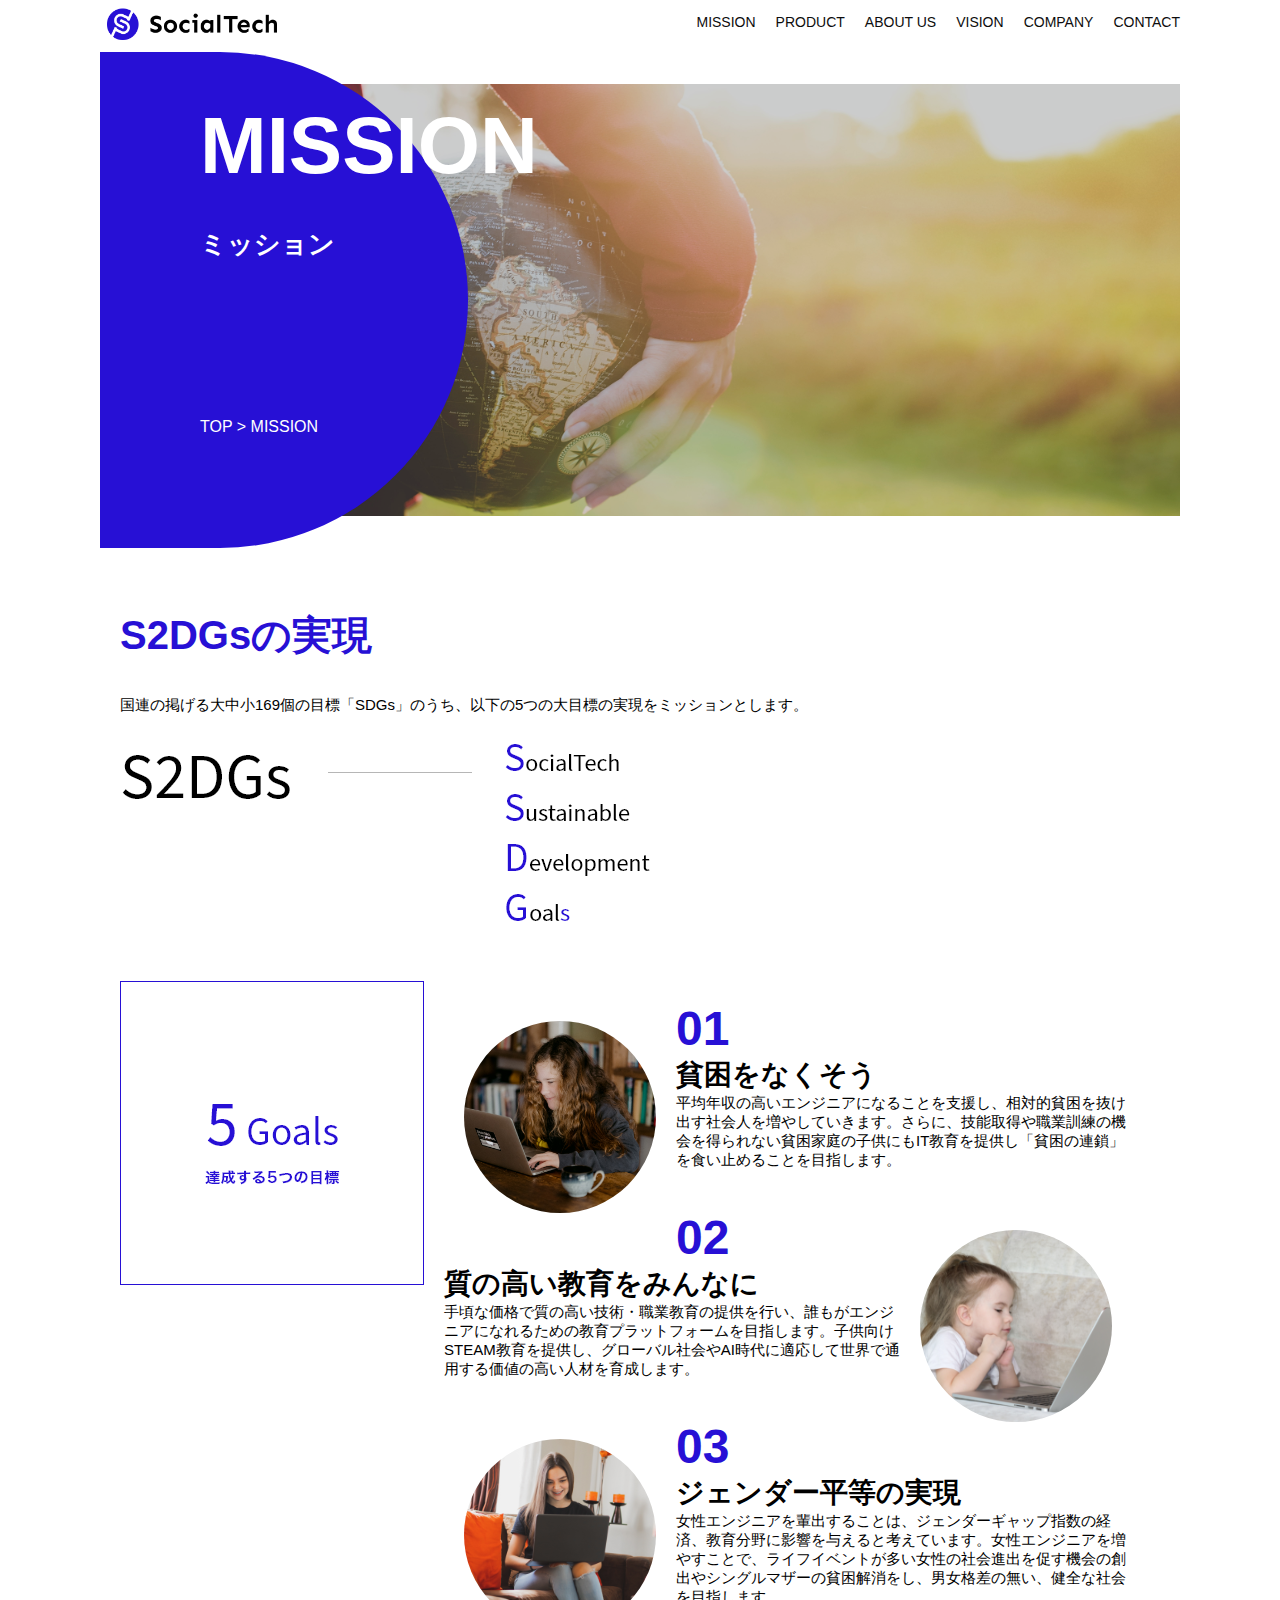
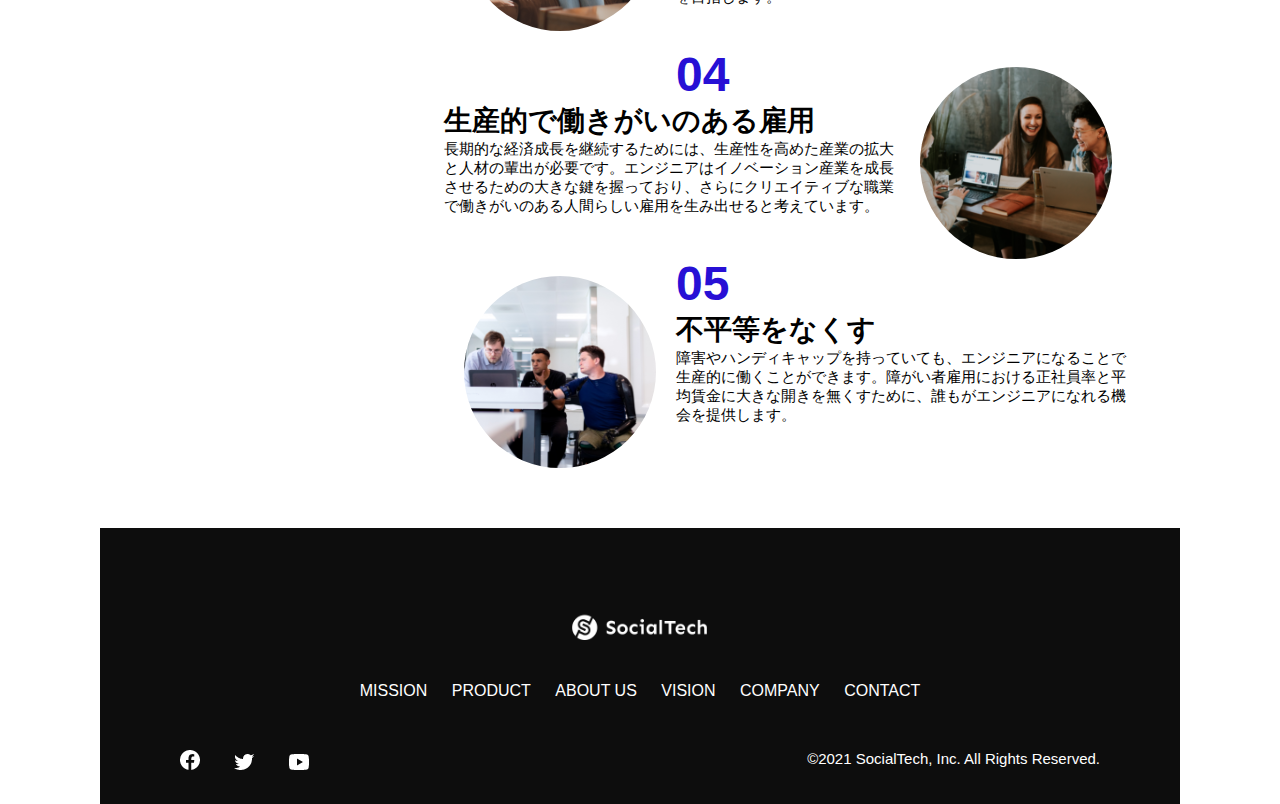
<file: kadai_tutorial_output/mission.html>
<!DOCTYPE html>
<html>
  <head>
    <title>SocialTech - MISSION ミッション -</title>
    <meta charset="UTF-8">
    <meta name="description" content="SocialTechが目指す5つの目標（S2DGs）を紹介します">
    <meta name="viewport" content="width=device-width, initial-scale=1.0">
    <link rel="stylesheet" href="style.css">
  </head>
  <body>
    <!-- ヘッダー -->
     <header>
      <a href="index.html" id="logo">
        <img src="images/logo.png" alt="トップページに戻る">
      </a>
      <!-- PC用ナビゲーション -->
      <nav id="nav-pc">
        <ul>
          <li><a href="mission.html">MISSION</a></li>
          <li><a href="product.html">PRODUCT</a></li>
          <li><a href="index.html#aboutus">ABOUT US</a></li>
          <li><a href="index.html#vision">VISION</a></li>
          <li><a href="index.html#company">COMPANY</a></li>
          <li><a href="index.html#contact">CONTACT</a></li>
        </ul>
      </nav>
      <!-- スマホ用メニューボタン -->
       <button id="menu-sp" onclick="document.getElementById('nav-sp').style.display = 'block'">
        <img src="images/button-menu.png" alt="ナビゲーションを開く"></button>
      
        <div id="nav-sp">
          <button id="close" onclick="document.getElementById('nav-sp').style.display = 'none'">
            <img src="images/button-close.png" alt="ナビゲーションを閉じる">
            </button>
            
            <nav>
            <ul>
            <li>
              <a id="logo-sp" href="index.html" onclick="document.getElementById('nav-sp').style.display = 'none'"><img src="images/logo-sp.png">
            </li>
            <li><a class="menu" href="mission.html" onclick="document.getElementById('nav-sp').style.display = 'none'">MISSION</a></li>
            <li><a class="menu" href="product.html" onclick="document.getElementById('nav-sp').style.display = 'none'">PRODUCT</a></li>
            <li><a class="menu" href="index.html#aboutus" onclick="document.getElementById('nav-sp').style.display = 'none'">ABOUT US</a></li>
            <li><a class="menu" href="index.html#vision" onclick="document.getElementById('nav-sp').style.display = 'none'">VISION</a></li>
            <li><a class="menu" href="index.html#company" onclick="document.getElementById('nav-sp').style.display = 'none'">COMPANY</a></li>
            <li><a class="menu" href="index.html#contact" onclick="document.getElementById('nav-sp').style.display = 'none'">CONTACT</a></li>
            </ul>
            </nav>
            <div id="sns">
            <a href="https://www.facebook.com/sejuku2013">
            <img src="images/button-facebook.png" alt="Facebookのリンク">
            </a>
            <a href="https://twitter.com/samuraijuku">
            <img src="images/button-twitter.png" alt="Twitterのリンク">
            </a>
            <a href="https://www.youtube.com/channel/UCCFOQO5aDK0xXam4cUQXT8g">
            <img src="images/button-youtube.png" alt="YouTubeのリンク">
            </a>
            </div>
        </div>
      </header>
     <main>
      <article>
        <section id="mission-main">
          <div class="mission-main-inner">
            <div id="mission-title">
              <h1>MISSION<br><span>ミッション</span></h1>
              <p>TOP > MISSION</p>
            </div>
          </div>
        </section>
        <section id="mission-s2dgs">
          <h2 class="mission-h2">S2DGsの実現</h2>
          <p>国連の掲げる大中小169個の目標「SDGs」のうち、以下の5つの大目標の実現をミッションとします。</p>
          <img src="images/mission/mission-s2dgs.png" alt="S2DGs">
        </section>
        <section id="mission-five-goals">
          <div class="five-goal-image">
            <img src="images/mission/mission-5goals.png" alt="5Goals">
          </div>
          <div class="five-goals-read">
            <div>
              <img class="fivegoals-image-left" src="images/mission/mission-5goals01.png" alt="PCを操作する女の子">
              <span class="fivegoals-number">01</span>
              <h3 class="fivegoals-h3">貧困をなくそう</h3>
              <p class="fivegoals-p">平均年収の高いエンジニアになることを支援し、相対的貧困を抜け出す社会人を増やしていきます。さらに、技能取得や職業訓練の機会を得られない貧困家庭の子供にもIT教育を提供し「貧困の連鎖」を食い止めることを目指します。</p>
            </div>
            <div>
              <img class="fivegoals-image-right" src="images/mission/mission-5goals02.png" alt="PCを見つめる小さい女の子">
              <span class="fivegoals-number">02</span>
              <h3 class="fivegoals-h3">質の高い教育をみんなに</h3>
              <p class="fivegoals-p">手頃な価格で質の高い技術・職業教育の提供を行い、誰もがエンジニアになれるための教育プラットフォームを目指します。子供向けSTEAM教育を提供し、グローバル社会やAI時代に適応して世界で通用する価値の高い人材を育成します。</p>
            </div>
            <div>
              <img class="fivegoals-image-left" src="images/mission/mission-5goals03.png" alt="PCを操作する女性">
              <span class="fivegoals-number">03</span>
              <h3 class="fivegoals-h3">ジェンダー平等の実現</h3>
              <p class="fivegoals-p">女性エンジニアを輩出することは、ジェンダーギャップ指数の経済、教育分野に影響を与えると考えています。女性エンジニアを増やすことで、ライフイベントが多い女性の社会進出を促す機会の創出やシングルマザーの貧困解消をし、男女格差の無い、健全な社会を目指します。</p>
            </div>
            <div>
              <img class="fivegoals-image-right" src="images/mission/mission-5goals04.png" alt="笑顔で話し合う3人の男女">
              <span class="fivegoals-number">04</span>
              <h3 class="fivegoals-h3">生産的で働きがいのある雇用</h3>
              <p class="fivegoals-p">長期的な経済成長を継続するためには、生産性を高めた産業の拡大と人材の輩出が必要です。エンジニアはイノベーション産業を成長させるための大きな鍵を握っており、さらにクリエイティブな職業で働きがいのある人間らしい雇用を生み出せると考えています。</p>
            </div>
            <div>
              <img class="fivegoals-image-left" src="images/mission/mission-5goals05.png" alt="障害を持つ男性が生き生きと働く様子">
              <span class="fivegoals-number">05</span>
              <h3 class="fivegoals-h3">不平等をなくす</h3>
              <p class="fivegoals-p">障害やハンディキャップを持っていても、エンジニアになることで生産的に働くことができます。障がい者雇用における正社員率と平均賃金に大きな開きを無くすために、誰もがエンジニアになれる機会を提供します。</p>
            </div>
          </div>
        </section>
      </article>
     </main>
     <footer>
      <div id="footer-logo">
        <img src="images/logo-sp.png" alt="SocialTech">
      </div>
      <div id="footer-link">
        <a href="mission.html">MISSION</a>
        <a href="product.html">PRODUCT</a>
        <a href="index.html#aboutsu">ABOUT US</a>
        <a href="index.html#vision">VISION</a>
        <a href="index.html#company">COMPANY</a>
        <a href="index.html#contact">CONTACT</a>
      </div>
      <div id="sns-footer">
        <div class="sns-btns">
          <a href="https://www.facebook.com/sejuku2013"><img src="images/button-facebook.png" alt="Facebookのリンク"></a>
          <a href="https://twitter.com/samuraijuku"><img src="images/button-twitter.png" alt="Twitterのリンク"></a>
          <a href="https://www.youtube.com/channel/UCCFOQO5aDK0xXam4cUQXT8g"><img src="images/button-youtube.png" alt="YouTubeのリンク"></a>
        </div>
        <p id="copyright">&copy;2021 SocialTech, Inc. All Rights Reserved.</p>
      </div>
     </footer>
  </body>
</html>
</file>
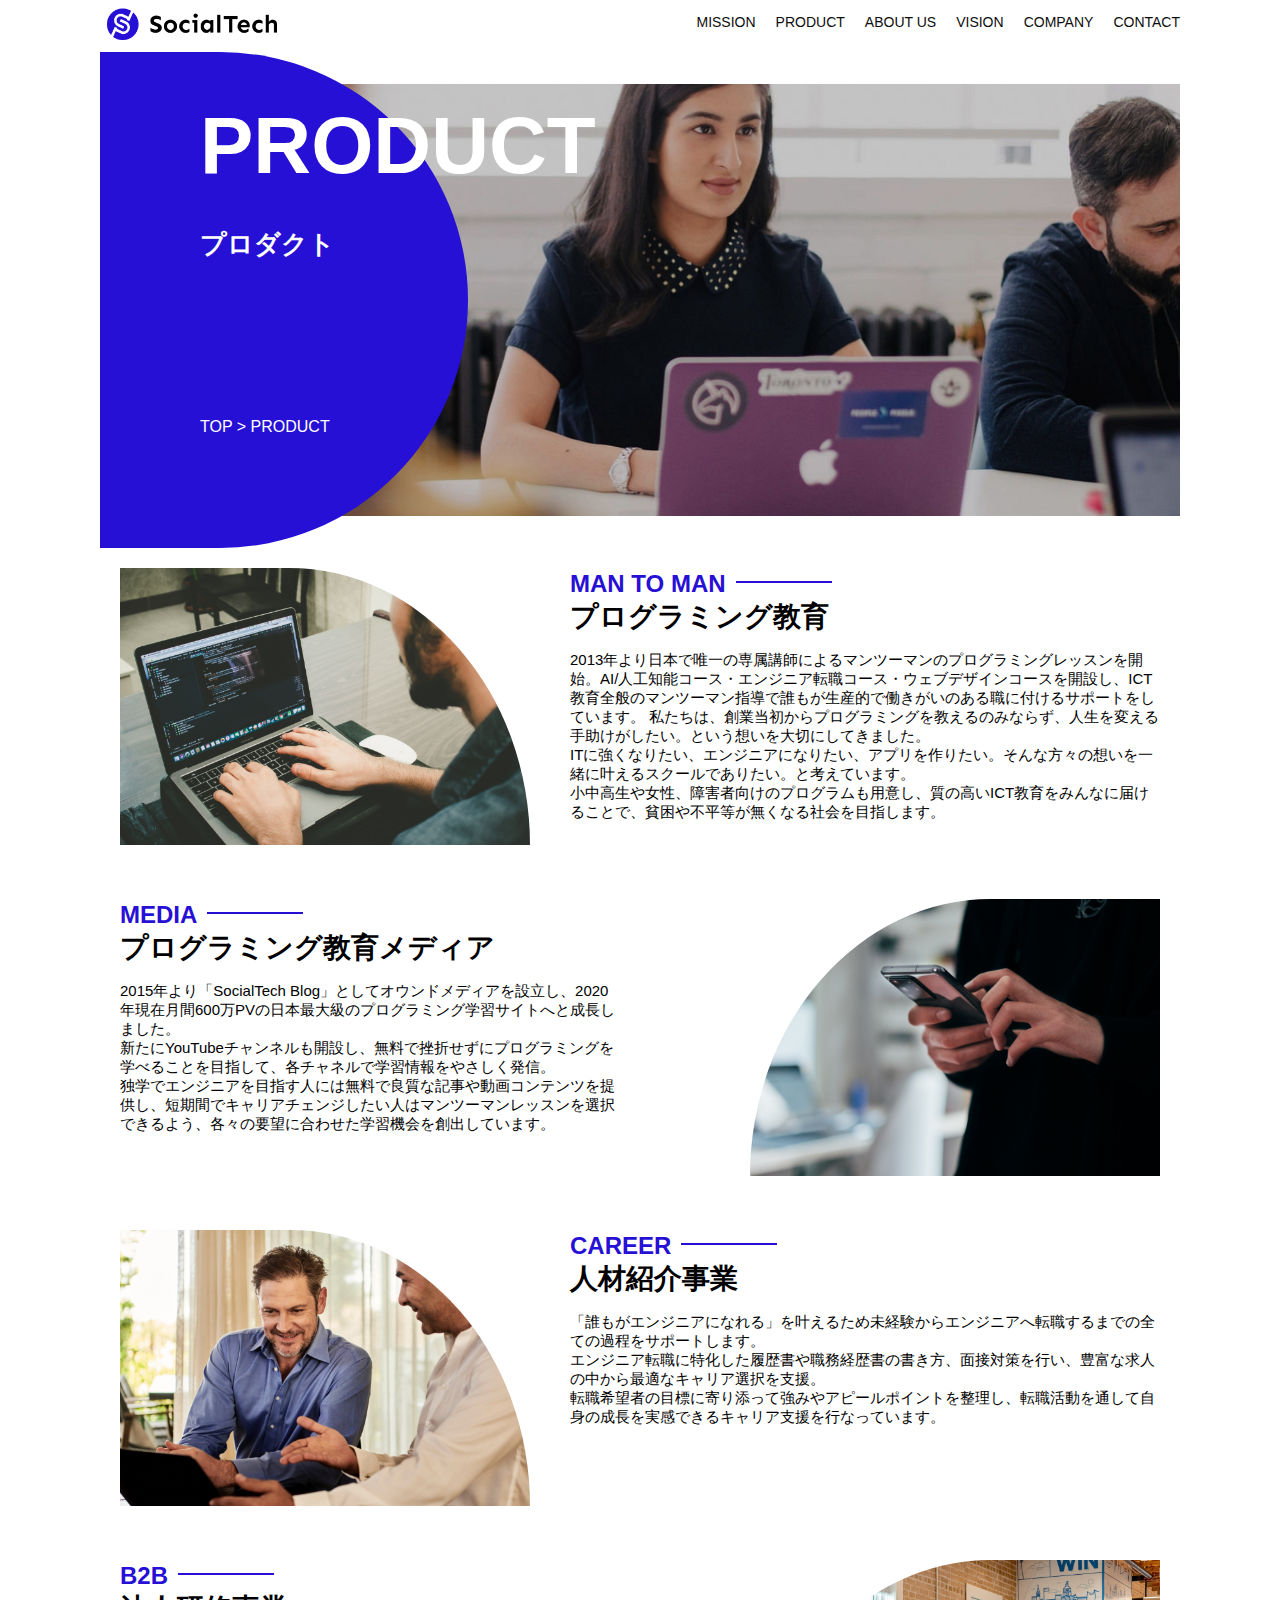
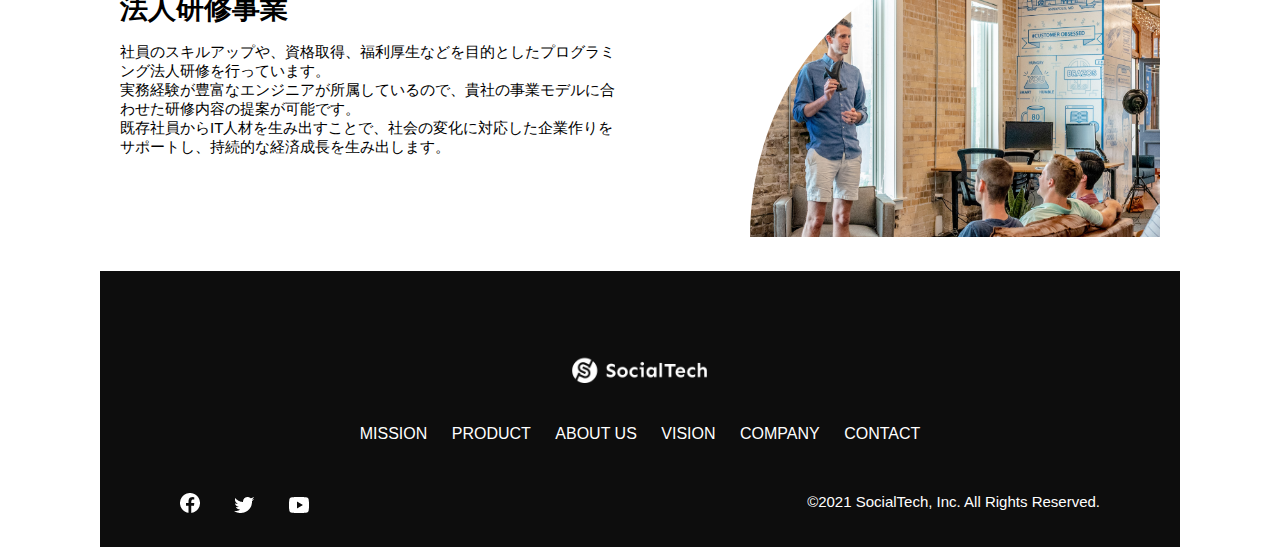
<file: kadai_tutorial_output/product.html>
<!DOCTYPE html>
<html>
  <head>
    <title>SocialTech -PRODUCT プロダクト-</title>
    <meta charset="UTF-8">
    <meta name="description" content="SocialTechの4つのプロダクトを紹介します">
    <meta name="viewport" content="width=device-width, initial-scale=1.0">
    <link rel="stylesheet" href="style.css">
  </head>
  <body>
    <!-- ヘッダー -->
     <header>
      <a href="index.html" id="logo">
        <img src="images/logo.png" alt="トップページに戻る">
      </a>
      <!-- PC用ナビゲーション -->
      <nav id="nav-pc">
        <ul>
          <li><a href="mission.html">MISSION</a></li>
          <li><a href="product.html">PRODUCT</a></li>
          <li><a href="index.html#aboutus">ABOUT US</a></li>
          <li><a href="index.html#vision">VISION</a></li>
          <li><a href="index.html#company">COMPANY</a></li>
          <li><a href="index.html#contact">CONTACT</a></li>
        </ul>
      </nav>
      <!-- スマホ用メニューボタン -->
       <button id="menu-sp" onclick="document.getElementById('nav-sp').style.display = 'block'">
        <img src="images/button-menu.png" alt="ナビゲーションを開く"></button>
      
        <div id="nav-sp">
          <button id="close" onclick="document.getElementById('nav-sp').style.display = 'none'">
            <img src="images/button-close.png" alt="ナビゲーションを閉じる">
            </button>
            
            <nav>
            <ul>
            <li>
              <a id="logo-sp" href="index.html" onclick="document.getElementById('nav-sp').style.display = 'none'"><img src="images/logo-sp.png">
            </li>
            <li><a class="menu" href="mission.html" onclick="document.getElementById('nav-sp').style.display = 'none'">MISSION</a></li>
            <li><a class="menu" href="product.html" onclick="document.getElementById('nav-sp').style.display = 'none'">PRODUCT</a></li>
            <li><a class="menu" href="index.html#aboutus" onclick="document.getElementById('nav-sp').style.display = 'none'">ABOUT US</a></li>
            <li><a class="menu" href="index.html#vision" onclick="document.getElementById('nav-sp').style.display = 'none'">VISION</a></li>
            <li><a class="menu" href="index.html#company" onclick="document.getElementById('nav-sp').style.display = 'none'">COMPANY</a></li>
            <li><a class="menu" href="index.html#contact" onclick="document.getElementById('nav-sp').style.display = 'none'">CONTACT</a></li>
            </ul>
            </nav>
            <div id="sns">
            <a href="https://www.facebook.com/sejuku2013">
            <img src="images/button-facebook.png" alt="Facebookのリンク">
            </a>
            <a href="https://twitter.com/samuraijuku">
            <img src="images/button-twitter.png" alt="Twitterのリンク">
            </a>
            <a href="https://www.youtube.com/channel/UCCFOQO5aDK0xXam4cUQXT8g">
            <img src="images/button-youtube.png" alt="YouTubeのリンク">
            </a>
            </div>
            
        </div>
      
      </header>
     <main>
      <article>
        <section id="product-main">
          <div class="product-main-inner">
          <div id="product-title">
          <h1>PRODUCT<br><span>プロダクト</span></h1>
          <p>TOP > PRODUCT</p>
          </div>
        </div>
        </section>
        <section class="product-section product-section-left">
          <div class="product-section-img">
            <img src="images/product/product-mantoman.png" alt="PCでコードを書く男性">
          </div>
          <div class="product-read">
            <h2 class="product-h2">MAN TO MAN</h2>
            <h3 class="product-h3">プログラミング教育</h3>
            <p>
              2013年より日本で唯一の専属講師によるマンツーマンのプログラミングレッスンを開始。AI/人工知能コース・エンジニア転職コース・ウェブデザインコースを開設し、ICT教育全般のマンツーマン指導で誰もが生産的で働きがいのある職に付けるサポートをしています。 私たちは、創業当初からプログラミングを教えるのみならず、人生を変える手助けがしたい。という想いを大切にしてきました。<br>ITに強くなりたい、エンジニアになりたい、アプリを作りたい。そんな方々の想いを一緒に叶えるスクールでありたい。と考えています。<br>小中高生や女性、障害者向けのプログラムも用意し、質の高いICT教育をみんなに届けることで、貧困や不平等が無くなる社会を目指します。
            </p>
          </div>
        </section>
        <section class="product-section product-section-right">
          <div class="product-read">
            <h2 class="product-h2">MEDIA</h2>
            <h3 class="product-h3">プログラミング教育メディア</h3>
            <p>
              2015年より「SocialTech Blog」としてオウンドメディアを設立し、2020年現在月間600万PVの日本最大級のプログラミング学習サイトへと成長しました。<br>新たにYouTubeチャンネルも開設し、無料で挫折せずにプログラミングを学べることを目指して、各チャネルで学習情報をやさしく発信。<br>独学でエンジニアを目指す人には無料で良質な記事や動画コンテンツを提供し、短期間でキャリアチェンジしたい人はマンツーマンレッスンを選択できるよう、各々の要望に合わせた学習機会を創出しています。
            </p>
          </div>
          <div class="product-section-img">
            <img src="images/product/product-media.png" alt="スマートフォンを操作する人">
          </div>
        </section>
        <section class="product-section product-section-left">
          <div class="product-section-img">
            <img src="images/product/product-career.png " alt="笑顔で話し合う2人の男性">
          </div>
          <div class="product-read">
            <h2 class="product-h2">CAREER</h2>
            <h3 class="product-h3">人材紹介事業</h3>
            <p>
              「誰もがエンジニアになれる」を叶えるため未経験からエンジニアへ転職するまでの全ての過程をサポートします。<br>エンジニア転職に特化した履歴書や職務経歴書の書き方、面接対策を行い、豊富な求人の中から最適なキャリア選択を支援。<br>転職希望者の目標に寄り添って強みやアピールポイントを整理し、転職活動を通して自身の成長を実感できるキャリア支援を行なっています。<br>
            </p>
          </div>
        </section>
        <section class="product-section product-section-right">
          <div class="product-read">
            <h2 class="product-h2">B2B</h2>
            <h3 class="product-h3">法人研修事業</h3>
            <p>
              社員のスキルアップや、資格取得、福利厚生などを目的としたプログラミング法人研修を行っています。<br>実務経験が豊富なエンジニアが所属しているので、貴社の事業モデルに合わせた研修内容の提案が可能です。<br>既存社員からIT人材を生み出すことで、社会の変化に対応した企業作りをサポートし、持続的な経済成長を生み出します。
            </p>
          </div>
          <div class="product-section-img">
            <img src="images/product/product-b2b.png" alt="講演中の男性とそれを聴く人々">
          </div>
        </section>
      </article>
     </main>
     <footer>
      <div id="footer-logo">
        <img src="images/logo-sp.png" alt="SocialTech">
      </div>
      <div id="footer-link">
        <a href="mission.html">MISSION</a>
        <a href="product.html">PRODUCT</a>
        <a href="index.html#aboutsu">ABOUT US</a>
        <a href="index.html#vision">VISION</a>
        <a href="index.html#company">COMPANY</a>
        <a href="index.html#contact">CONTACT</a>
      </div>
      <div id="sns-footer">
        <div class="sns-btns">
          <a href="https://www.facebook.com/sejuku2013"><img src="images/button-facebook.png" alt="Facebookのリンク"></a>
          <a href="https://twitter.com/samuraijuku"><img src="images/button-twitter.png" alt="Twitterのリンク"></a>
          <a href="https://www.youtube.com/channel/UCCFOQO5aDK0xXam4cUQXT8g"><img src="images/button-youtube.png" alt="YouTubeのリンク"></a>
        </div>
        <p id="copyright">&copy;2021 SocialTech, Inc. All Rights Reserved.</p>
      </div>
     </footer>
  </body>
</html>
</file>
<file: kadai_tutorial_output/style.css>
/* PC、スマホ共通スタイル */
* {
  box-sizing: border-box;
}

p {
  font-size: 15px;
}

body {
  max-width: 1080px;
  margin: 0 auto 0 auto;
  font-family: "Source Sans Pro", "Hiragino Kaku Gothic ProN", Meiryo, Arial, sans-serif;
}

/* PC用カルーセル設定 */
.carousel {
  margin: 0 20px 0 20px;
}

.carouselImg {
  width: 100%;
}

/* ヘッダー */
header {
  display: flex;
  justify-content: space-between;
}

#nav-pc {
  font-size: 14px;
}

#nav-pc ul {
  display: flex;
  padding-left: 0;
}

#nav-pc li {
  list-style: none;
}

#nav-pc a {
  text-decoration: none;
  margin-left: 20px;
  color: #0d0d0d;
}

#nav-pc a:hover {
  text-decoration: underline;
}

#nav-sp, #menu-sp {
  display: none;
}

/* メイン */
#main-visual {
  position: relative;
  height: 470px;
}

#main-message {
  position: absolute;
  top: 0;
  left: 0;
  background-color: #2710d5;
  color: #ffffff;
  border-bottom-right-radius: 476px;
  max-width: 620px;
  width: 100%;
  height: 100%;
  z-index: 11;
}

#main-message > h1 {
  font-size: 60px;
  margin: 100px 0 0 50px;
}

#main-message > p {
  font-size: 28px;
  margin: 0 0 0 50px;
}

#main-visual > img {
  max-width: 620px;
  border-radius: 476px 0 0 0;
  position: absolute;
  top: 0;
  right: 0;
  z-index: 10;
}

h2 {
  margin-top: 40px;
}

h2::after {
  content: url("images/line.png");
  margin-left: 10px;
}

h3 {
  font-size: 27px;
}

/* ミッション */
#mission {
  margin: 80px auto 80px auto;
}

#mission-flex {
  display: flex;
}

#mission-flex > div {
  width: 50%;
  margin: 20px;
}

#mission-photo {
  width: 100%
}

#s2dgs {
  margin-top: 50px;
  width: 100%;
}

#product {
  background-color: #fafafa;
  margin: 80px 0 80px 0;
  padding: 10px 40px 0px 40px;
}

#product .product-flex {
  margin-top: 40px;
  display: flex;
}

#product-left {
  width: 50%;
  margin-right: 20px;
}

#product-right {
  width: 50%;
  margin-left: 20px;
  margin-top: 80px;
}

#product-left > div {
  position: relative;
  height: 480px;
  margin-right: 20px;
}

#product-right > div {
  position: relative;
  height: 480px;
  margin-left: 20px;
}
.product-photo {
  width: 100%;
}

.product-explain {
  background-color: #ffffff;
  position: absolute;
  left: 0;
  bottom: 50px;
  margin: 0 40px 0 40px;
  padding: 20px;
  box-shadow: 5px 5px 10px rgba(0, 0, 0, 0.05);
}

.product-explain > span {
  color: #2710d5;
  font-weight: bold;
  font-size: 16px;
  margin: 0;
}

.product-explain > h3 {
  margin: 5px 0 5px 0;
}

.product-explain > p {
  font-size: 14px;
  margin: 0;
}

#product-more {
  text-align: center;
}

#product-more a {
  position: relative;
  bottom: -42px;
}

#aboutus {
  margin: 80px auto 80px auto;
}

#aboutus > div {
  display: flex;
}

.culture-img {
  width: 50%;
  align-self: flex-start;
}

.culture-img2 {
  margin-top: 50px;
  width: 100%;
}

.culture-table {
  margin-right: 50px;
}

.culture-num {
  font-size: 80px;
  color: #2710d5;
  padding: 0 20px 0 0;
}

.culture-table th {
  text-align: left;
  font-size: 28px;
  font-weight: bold;
}

.culture-en {
  color: #2710d5;
  font-size: 24px;
}

.culture-description {
  margin: 0;
}

#vision {
  margin: 80px auto 80px auto;
}

#vision > div {
  display: flex;
  justify-content: space-between;
  flex-wrap: wrap;
}

.vision-box {
  width: 300px;
  height: 300px;
  margin-bottom: 30px;
  position: relative;
}

.vision-box > img {
  width: 100%;
  position: relative;
  z-index: 30;
}

.vision-box > div {
  position: absolute;
  top: 0;
  left: 0;
  z-index: 31;
  margin-right: 20px;
}

.vision-box > div > h4 {
  color: #2710d5;
  font-size: 19px;
  margin: 80px 0 0 0;
}

.vision-box > div > h4::first-letter {
  font-size: 40px;
}

.vision-box > div > h5 {
  font-size: 20px;
  margin: 0 0 0 0 ;
}

.vision-box > div > p {
  margin: 10px 0 0 0;
}

#company {
  margin: 80px auto 80px auto;
}

#company-table {
  width: 100%;
}

.tableheader {
  text-align: left;
  padding: 20px;
  border-bottom-color: #2710d5;
  border-bottom-width: 1px;
  border-bottom-style: solid;
  width: 100px;
}

.tableheader-first {
  border-top-color: #2710d5;
  border-top-width: 1px;
  border-top-style: solid;  
}

.cell {
  padding: 30px;
  border-bottom-color: #ececec;
  border-bottom-width: 1px;
  border-bottom-style: solid;
}

.cell-first {
  border-top-color: #ececec;
  border-top-width: 1px;
  border-top-style: solid;
}

#company > iframe {
  width: 100%;
  height: 368px;
  margin-top: 40px;
}

#contact {
  margin: 80px auto 80px auto;
}

#contact > form > div {
  display: flex;
  flex-direction: row;
  flex-wrap: wrap;
  padding-bottom: 30px;
}

.contact-heading {
  width: 240px;
  align-self: center;
}

.xontact-label {
  font-weight: bold;
}

.contact-span {
  color: #ce2222;
  margin: 0 0 0 20px;
  font-weight: bold;
}

.contact-textbox {
  border-top: 0px;
  border-left: 0px;
  border-right: 0px;
  border-bottom-width: 1px;
  border-bottom-color: #707070;
  background-color: #fafafa;
  width: 400px;
  height: 56px;
}

.contact-textarea {
  border-top: 0px;
  border-left: 0px;
  border-right: 0px;
  border-bottom-width: 1px;
  border-bottom-color: #707070;
  background-color: #fafafa;
  width: 400px;
  height: 200px;
}

#contact dt {
  font-weight: bold;
}

#contact dd {
  margin: 0 0 16px 0;
}

#contact dd p {
  margin: 0;
}

#contact dd ul {
  padding-left: 0;
}

#contact dd li {
  margin-bottom: 0;
  list-style: none;
}

footer {
  background-color: #0d0d0d;
  text-align: center;
  padding: 80px 80px 30px 80px;
}

#footer-logo {
  margin-bottom: 30px;
}

#footer-link {
  margin-bottom: 50px;
}

#footer-link > a {
  text-decoration: none;
  margin: 10px;
  color: #ffffff;
}

#footer-link > a:hover {
  text-decoration: underline;
}

#sns-footer {
  display: flex;
  justify-content: space-between;
  text-align: left;
}

#sns-footer a {
  margin-right: 30px;
}

#copyright {
  color: #ffffff;
  margin: 0;
}

.mission-main-inner {
  background-image: url(images/mission/mission-main.png);
  background-repeat: no-repeat;
  background-position-y: center;
}

#mission-title {
  background-color: #2710d5;
  width: 368px;
  color: #ffffff;
  height: 496px;
  border-radius: 0 248px 248px 0;
  position: relative;
}

#mission-title h1 {
  position: absolute;
  top: 0;
  left: 100px;
  font-size: 80px;
  line-height: 1;
}

#mission-title h1 span {
  font-size: 26px;
}

#mission-title > p {
  position: absolute;
  top: 350px;
  left: 100px;
  font-size: 16px;
}

#mission-s2dgs {
  padding: 20px;
}

.mission-h2 {
  color: #2710d5;
  font-size: 40px;
}

.mission-h2::after {
  content: none;
}

#mission-five-goals {
  padding: 20px;
  display: flex;
}

#mission-five-goals .five-goals-image {
  width: 30%;
  padding: 20px;
}

#mission-five-goals .five-goals-image img {
  width: 100%;
}

#mission-five-goals .five-goals-read {
  width: 70%;
  padding: 20px;
}

#mission-five-goals .five-goals-read > div {
  margin-bottom: 40px;
}

.fivegoals-image-right {
  float: right;
  margin: 20px;
}

.fivegoals-image-left {
  float: left;
  margin: 20px;
}

.fivegoals-number {
  color: #2710d5;
  font-size: 48px;
  font-weight: bold;
  margin: 0;
}

.fivegoals-h3 {
  font-size: 28px;
  margin: 0;
}

.fivegoals-p {
  margin: 0;
}

.product-main-inner {
  background-image: url(images/product/product-main.png);
  background-repeat: no-repeat;
  background-position-y: center;
}

#product-title {
  background-color: #2710d5;
  width: 368px;
  color: #ffffff;
  height: 496px;
  border-radius: 0 248px 248px 0;
  position: relative;
}

#product-title h1 {
  position: absolute;
  top: 0;
  left: 100px;
  font-size: 80px;
  line-height: 1;
}

#product-title h1 span {
  font-size: 26px;
}

#product-title > p {
  position: absolute;
  top: 350px;
  left: 100px;
  font-size: 16px;
}

.product-section {
  display: flex;
  padding: 20px 20px 0;
}

.product-section .product-section-img {
  width: 450px;
}

.product-section-left .product-section-img img {
  width: 100%;
  padding: 0 40px 30px 0;
  border-radius: 0 432px 0 0;
}

.product-section-left .product-read {
  width: 50%;
  flex-grow: 1;
}

.product-section-left .product-read p {
  margin-bottom: 0;
}

.product-section-right {
  justify-content: space-between;
}

.product-section-right .product-section-img img {
  width: 100%;
  padding: 0 0 30px 40px;
  border-radius: 432px 0 0 0;
}

.product-section-right .product-read {
  width: 500px;
}

.product-h2 {
  color: #2710d5;
  font-size: 24px;
  margin: 0;
}

.product-h3 {
  font-size: 28px;
  margin: 0;
}

/* =======================
スマートフォン用のスタイル
======================= */

@media screen and (max-width: 767px) {
  .carousel {
    margin: 0;
  }
  
  #nav-pc {
    display: none;
  }

  #menu-sp {
    display: block;
    background-color: transparent;
    padding: 0;
    border: none;
    position: absolute;
    top: 0px;
    right: 0px;
  }

  #nav-sp {
    background-color: #2710d5;
    position: fixed;
    left: 0;
    top: 0;
    height: 100%;
    width: 100%;
    display: none;
    z-index: 100;
  }

  #close {
    position: absolute;
    top: 20px;
    right: 20px;
    background-color: transparent;
    border: none;
  }

  #nav-sp nav ul {
    padding-left: 0;
  }

  #nav-sp nav li {
    list-style: none;
  }

  #logo-sp {
    margin: 80px 0 30px 20px;
  }

  #nav-sp nav a {
    display: block;
    color: #ffffff;
  }

  #nav-sp nav a:hover {
    text-decoration: underline;
  }

  #nav-sp .menu {
    text-decoration: none;
    margin: 0 20px 0 20px;
    height: 44px;
    font-size: 16px;
    background-image: url(images/arrow.png);
    background-repeat: no-repeat;
    background-position: right top;
  }

  #sns {
    position: absolute;
    bottom: 20px;
    left: 20px;
  }

  #sns > a {
    margin-right: 30px;
  }

  #main-visual {
    position: relative;
    height: 470px;
  }

  #main-visual > div {
    text-align: center;
    height: 280px;
  }

  #main-visual h1 {
    font-size: 28px;
    margin: 90px 0 0 0;
  }

  #main-visual > div > p {
    margin: 0;
    font-size: 15px;
  }

  #main-visual > img {
    width: 100%;
    border-radius: 476px 0 0 0;
    top: auto;
    bottom: 0;
  }

  h2 {
    margin: 15px 0 15px 0;
  }

  h3 {
    font-size: 24px;
    margin: 10px 0 0 0;
  }

  #mission {
    margin: 20px 0 20px 0;
    padding: 0 20px 0 20px;
  }

  #mission-flex {
    flex-direction: column;
  }

  #mission-flex > div {
    width: 100%;
    margin: 0;
  }

  #product {
    margin: 0;
    padding: 10px 20px 0 20px;
  }

  #product .product-flex {
    flex-direction: column;
    margin-top: 0;
  }

  #product-left, 
  #product-right {
    width: 100%;
    margin: 0;
  }

  #product-left > div, 
  #product-right > div {
  height: auto;
  margin: 0;
  }

  .product-explain {
    position: relative;
    margin: 0;
  }

  .product-explain > h3 {
    margin: 10px 0 10px 0;
    font-size: 24px;
  }

  #product-more {
    text-align: left;
  }

  #aboutus {
    margin: 80px 20px 80px 20px;
  }

  #aboutus > div {
    flex-direction: column;
  }

  .culture-table th {
    font-size: 16px;
  }

  .culture-table {
    margin-right: 0;
    padding-right: 20px;
    order: 2;
  }

  .culture-img {
    width: 100%;
    order: 1;
  }

  .culture-img2 {
    margin-top: 0;
  }

  .culture-num {
    padding: 0;
  }

  .culture-description {
    margin: 0;
  }

  #vision {
    margin: 80px 20px 80px 20px;
  }

  .vision-box > img {
    position: absolute;
    top: 0;
    left: 0;
  }

  .vision-box > div > h4 {
    margin: 60px 0 0 0;
  }

  #company {
    margin: 0 20px 0 20px;
  }

  #company > h3 {
    margin-bottom: 20px;
  }

  .tableheader {
    width: 50px;
  }

  .cell {
    padding: 20px;
  }

  #company > iframe {
    height: 240px;
  }

  #contact {
    margin: 80px 20px 80px 20px;
  }

  #contact > h3 {
    margin-bottom: 20px;
  }

  #contact > form > div {
    flex-direction: column;
    margin-bottom: 20px;
  }

  .contact-heading {
    align-self: auto;
    margin-bottom: 20px;
  }

  .contact-textbox {
    min-width: 300px;
    width: 100%;
  }

  .contact-textarea {
    height: 150px;
    width: 100%;
  }

  .radiobutton {
    margin-bottom: 20px;
  }

  footer {
    padding: 30px 20px 50px 20px;
    text-align: left;
  }

  #footer-link > a {
    margin: 0 20px 30px 0;
    display: block;
    background-image: url(images/arrow.png);
    background-repeat: no-repeat;
    background-position: right top;
  }

  #footer-link > a:hover {
    text-decoration: underline;
  }

  #sns-footer {
    flex-direction: column;
    justify-content: flex-start;
  }

  #copyright {
    font-size: 12px;
    margin-top: 30px
  }

  #mission-main {
    height: 256px;
    margin-top: 4%;
    position: relative;
  }

  .mission-main-inner {
    height: 80%;
    background-size: cover;
  }

  #mission-title {
    width: 136px;
    height: 256px;
    position: absolute;
    top: -10%;
  }

  #mission-title h1 {
    left: 20px;
    font-size: 40px;
  }

  #mission-title h1 span {
    font-size: 18px;
  }

  #mission-title > p {
    top: 180px;
    left: 20px;
    font-size: 13px;
  }

  #mission-h2 {
    font-size: 38px;
    margin: 0px;
  }

  .mission-h2::after {
    content: none;
  }

  #mission-s2dgs > img {
    width: 100%;
  }

  #mission-five-goals {
    flex-direction: column;
  }

  #mission-five-goals > div {
    padding: 0;
  }

  #mission-five-goals .five-goals-image,
  #mission-five-goals .five-goals-read {
    width: 100%;
    padding: 0;
  }

  #mission-five-goals .five-goals-read > div {
    display: flex;
    flex-direction: column;
  }

  .fivegoals-image-right,
  .fivegoals-image-left {
    align-self: center;
  }

  #product-main {
    height: 256px;
    margin-top: 4%;
    position: relative;
  }

  .product-main-inner {
    height: 80%;
    background-size: cover;
  }

  #product-title {
    width: 136px;
    height: 256px;
    position: absolute;
    top: -10px;
  }

  #product-title h1 {
    left: 20px;
    font-size: 40px;
  }

  #product-title h1 span {
    font-size: 18px;
  }

  #product-title > p {
    top: 180px;
    left: 20px;
    font-size: 13px;
  }

  .product-section {
    flex-direction: column;
  }

  .product-section .product-section-img {
    width: 100%;
  }

  .product-section .product-section-img img {
    width: 100%;
    padding: 0;
  }

  .product-section-left .product-section-img img {
    border-radius: 0 300px 0 0;
  }

  .product-section-left .product-read {
    width: 100%;
    flex-grow: 1;
  }

  .product-section-right .product-section-img img {
    border-radius: 300px 0 0 0;
    order: 1;
  }

  .product-section-right .product-read {
    order: 2;
    width: 100%;
  }

}
</file>
